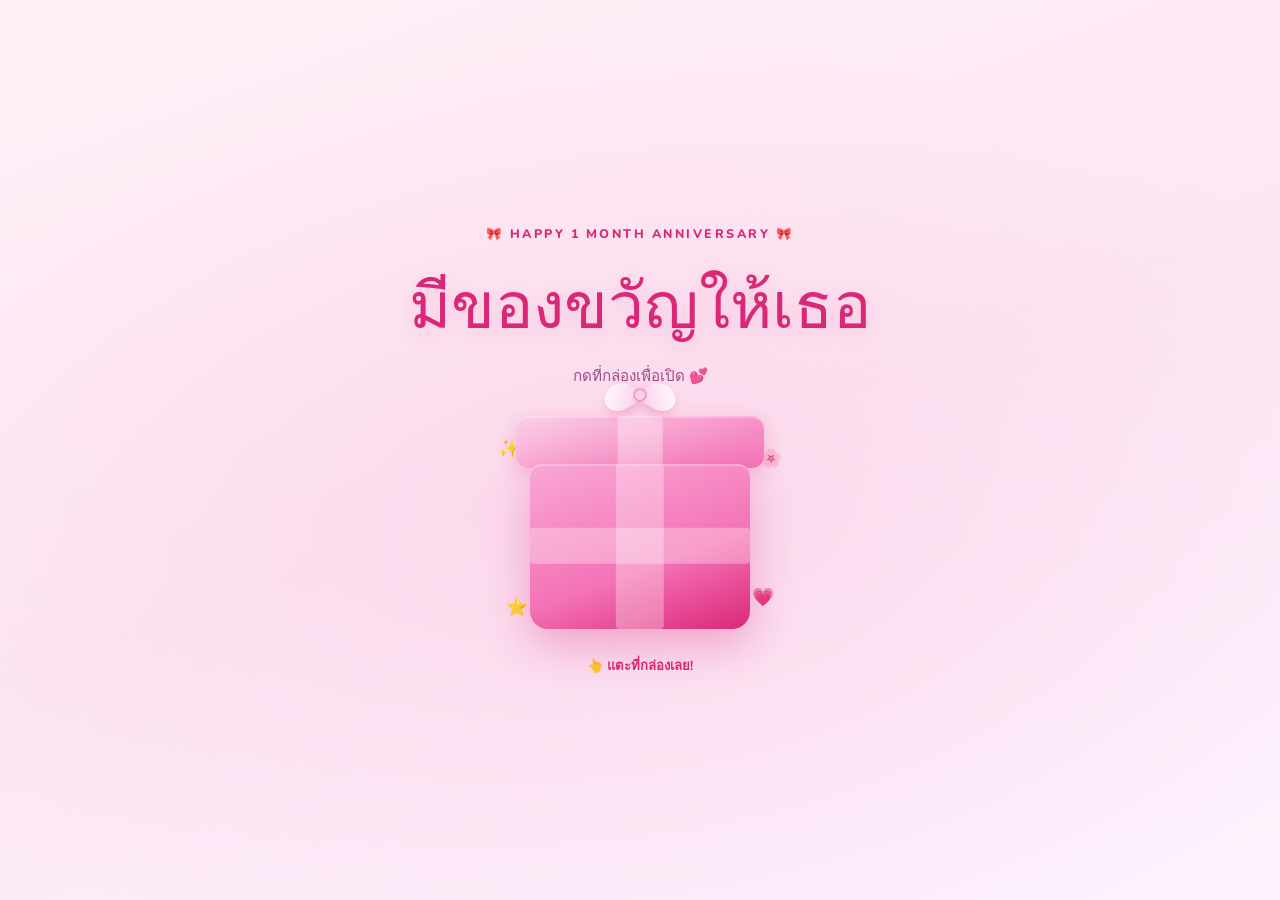
<file: index.html>
<!DOCTYPE html>
<html lang="th">
<head>
  <meta charset="UTF-8"/>
  <meta name="viewport" content="width=device-width, initial-scale=1.0"/>
  <title>🎀 Happy 1 Month Anniversary</title>
  <meta name="description" content="กดเปิดของขวัญ 🎁"/>
  <link rel="stylesheet" href="styles.css"/>
  <style>
    body { overflow: hidden; }

    /* ── Full-screen gift stage ── */
    .gift-stage {
      min-height: 100vh;
      display: flex; flex-direction: column;
      align-items: center; justify-content: center;
      text-align: center; padding: 24px;
      position: relative; z-index: 1;
      background: radial-gradient(ellipse 90% 80% at 50% 60%, rgba(244,114,182,0.14) 0%, transparent 70%),
                  var(--gradient-hero);
    }

    /* floating decos */
    .f-deco {
      position: absolute; font-size: 1.5rem; opacity: 0.18;
      animation: float 4s ease-in-out infinite; pointer-events: none;
    }

    /* Intro text */
    .gift-eyebrow {
      font-size: 0.78rem; letter-spacing: 2.5px; text-transform: uppercase;
      color: var(--pink-deep); font-weight: 800; margin-bottom: 12px;
      animation: fadeInUp 0.6s ease both;
    }
    .gift-title {
      font-family: 'Dancing Script', cursive;
      font-size: clamp(2.2rem, 6vw, 4rem); color: var(--pink-deep);
      text-shadow: 0 4px 20px rgba(219,39,119,0.15);
      animation: fadeInUp 0.6s 0.1s ease both;
    }
    .gift-sub {
      font-size: 0.95rem; color: var(--muted); margin-top: 8px; margin-bottom: 0;
      animation: fadeInUp 0.6s 0.2s ease both;
    }

    /* ── CSS Gift Box ── */
    .gift-box-wrap {
      position: relative; margin: 28px 0 20px;
      animation: fadeInUp 0.7s 0.3s ease both;
      cursor: pointer; display: inline-block;
    }
    .gift-box-wrap:hover .gift-box  { transform: scale(1.06); }
    .gift-box-wrap:hover .gift-lid  { transform: translateY(-14px) scale(1.06); }
    .gift-box-wrap.shake { animation: gift-shake 0.5s ease; }

    /* box body */
    .gift-box {
      width: clamp(160px, 32vw, 220px);
      height: clamp(120px, 24vw, 165px);
      background: linear-gradient(160deg, #f9a8d4 0%, #f472b6 60%, #db2777 100%);
      border-radius: 12px 12px 18px 18px;
      position: relative; margin: 0 auto;
      box-shadow: 0 16px 44px rgba(219,39,119,0.32), inset 0 2px 0 rgba(255,255,255,0.25);
      transition: transform 0.4s cubic-bezier(.34,1.56,.64,1);
    }
    /* vertical ribbon on box */
    .gift-box::before {
      content: '';
      position: absolute; left: 50%; transform: translateX(-50%);
      top: 0; bottom: 0; width: 22%;
      background: rgba(255,255,255,0.3);
      border-radius: 4px;
    }
    /* horizontal ribbon on box */
    .gift-box::after {
      content: '';
      position: absolute; top: 50%; transform: translateY(-50%);
      left: 0; right: 0; height: 22%;
      background: rgba(255,255,255,0.3);
      border-radius: 4px;
    }

    /* lid */
    .gift-lid {
      width: clamp(180px, 36vw, 248px);
      height: clamp(38px, 8vw, 52px);
      background: linear-gradient(160deg, #fbcfe8 0%, #f472b6 100%);
      border-radius: 12px;
      margin: 0 auto -4px;
      position: relative;
      box-shadow: 0 6px 20px rgba(219,39,119,0.22), inset 0 2px 0 rgba(255,255,255,0.3);
      transition: transform 0.4s cubic-bezier(.34,1.56,.64,1);
    }
    /* vertical ribbon on lid */
    .gift-lid::after {
      content: '';
      position: absolute; left: 50%; transform: translateX(-50%);
      top: 0; bottom: 0; width: 18%;
      background: rgba(255,255,255,0.35);
      border-radius: 4px;
    }

    /* bow */
    .gift-bow {
      position: absolute; top: -32px; left: 50%; transform: translateX(-50%);
      width: 72px; height: 36px; z-index: 2;
    }
    .bow-left, .bow-right {
      position: absolute;
      width: 32px; height: 26px;
      background: linear-gradient(135deg, #ffffff 0%, #fbcfe8 100%);
      border-radius: 50% 50% 4px 50%;
      box-shadow: 0 4px 10px rgba(219,39,119,0.25);
    }
    .bow-left  { left:0;  top:0; transform: rotate(-30deg); }
    .bow-right { right:0; top:0; transform: rotate(30deg) scaleX(-1); }
    .bow-knot {
      position: absolute; left: 50%; top: 4px; transform: translateX(-50%);
      width: 14px; height: 14px;
      background: #fbcfe8;
      border-radius: 50%;
      border: 2px solid rgba(219,39,119,0.3);
      z-index: 3;
    }

    /* sparkle dots around box */
    .box-sparkle {
      position: absolute; font-size: 1.1rem;
      animation: float 2.5s ease-in-out infinite; pointer-events:none;
    }

    @keyframes gift-shake {
      0%,100% { transform: rotate(0deg); }
      20%      { transform: rotate(-6deg) scale(1.05); }
      40%      { transform: rotate(6deg) scale(1.05); }
      60%      { transform: rotate(-4deg) scale(1.02); }
      80%      { transform: rotate(4deg) scale(1.02); }
    }

    .gift-tap-hint {
      font-size: 0.82rem; color: var(--pink-deep); font-weight: 700;
      animation: pulse-heart 1.8s ease-in-out infinite;
      margin-bottom: 0;
    }

    /* ── Password panel ── */
    .pw-panel {
      display: none;
      flex-direction: column; align-items: center; gap: 14px;
      animation: bounce-in 0.45s ease;
      width: 100%; max-width: 340px;
    }
    .pw-panel.show { display: flex; }

    .pw-label {
      font-family: 'Dancing Script', cursive;
      font-size: 1.6rem; color: var(--pink-deep);
    }

    .pw-dots {
      display: flex; gap: 12px; margin: 4px 0;
    }
    .pw-dot {
      width: 14px; height: 14px; border-radius: 50%;
      background: rgba(244,114,182,0.25);
      border: 2px solid rgba(244,114,182,0.4);
      transition: all 0.25s;
    }
    .pw-dot.filled {
      background: var(--pink-deep);
      box-shadow: 0 0 8px rgba(219,39,119,0.45);
      border-color: var(--pink-deep);
    }

    /* number pad */
    .numpad {
      display: grid; grid-template-columns: repeat(3, 1fr);
      gap: 10px; width: 100%;
    }
    .num-btn {
      background: var(--white);
      border: 2px solid rgba(244,114,182,0.22);
      border-radius: 16px; padding: 16px 0;
      font-size: 1.3rem; font-weight: 800; font-family: 'Nunito', sans-serif;
      color: var(--dark); cursor: pointer;
      box-shadow: 0 4px 14px rgba(219,39,119,0.07);
      transition: all 0.22s cubic-bezier(.34,1.56,.64,1);
      -webkit-tap-highlight-color: transparent;
    }
    .num-btn:active, .num-btn:hover {
      background: var(--pink-soft);
      border-color: var(--pink);
      transform: scale(0.93);
    }

    /* back & clear */
    .num-btn.back {
      background: rgba(244,114,182,0.1);
      color: var(--pink-deep); font-size: 1.1rem;
    }
    .num-btn.confirm {
      background: var(--gradient-btn);
      color: var(--white);
      box-shadow: var(--shadow-btn);
    }
    .num-btn.confirm:hover { filter: brightness(1.08); }

    /* wrong shake */
    .pw-panel.wrong { animation: gift-shake 0.45s ease; }

    .pw-error {
      font-size: 0.82rem; color: var(--pink-deep); font-weight: 700;
      opacity: 0; transition: opacity 0.3s;
    }
    .pw-error.show { opacity: 1; }

    /* success burst overlay */
    .success-overlay {
      position: fixed; inset: 0; z-index: 200;
      background: rgba(253,242,248,0.0);
      display: flex; align-items: center; justify-content: center;
      flex-direction: column; gap: 10px;
      pointer-events: none;
      transition: background 0.5s;
    }
    .success-overlay.active {
      pointer-events: all;
      background: rgba(253,242,248,0.92);
      backdrop-filter: blur(16px);
    }
    .success-msg {
      font-family: 'Dancing Script', cursive;
      font-size: 3rem; color: var(--pink-deep); opacity: 0;
      transform: scale(0.7);
      transition: all 0.5s cubic-bezier(.34,1.56,.64,1);
    }
    .success-overlay.active .success-msg {
      opacity: 1; transform: scale(1);
    }
  </style>
</head>
<body>
  <canvas id="particles-canvas"></canvas>

  <!-- floating decos -->
  <div class="f-deco" style="left:5%;top:20%;animation-delay:0s">✨</div>
  <div class="f-deco" style="right:6%;top:18%;animation-delay:1s">🌸</div>
  <div class="f-deco" style="left:10%;top:72%;animation-delay:0.5s">♡</div>
  <div class="f-deco" style="right:8%;top:68%;animation-delay:1.5s">✿</div>
  <div class="f-deco" style="left:44%;top:8%;animation-delay:0.8s">⭐</div>

  <div class="gift-stage">

    <!-- Phase 1 : gift box -->
    <div id="phase-gift">
      <p class="gift-eyebrow">🎀 Happy 1 Month Anniversary 🎀</p>
      <div class="gift-title">มีของขวัญให้เธอ</div>
      <p class="gift-sub">กดที่กล่องเพื่อเปิด 💕</p>

      <div class="gift-box-wrap" id="giftImg" onclick="openGift()">
        <!-- sparkles -->
        <span class="box-sparkle" style="left:-18px;top:20px;animation-delay:0s">✨</span>
        <span class="box-sparkle" style="right:-18px;top:30px;animation-delay:0.8s">🌸</span>
        <span class="box-sparkle" style="left:-10px;bottom:10px;animation-delay:1.4s">⭐</span>
        <span class="box-sparkle" style="right:-10px;bottom:20px;animation-delay:0.4s">💗</span>
        <!-- lid with bow -->
        <div class="gift-lid" style="position:relative;">
          <div class="gift-bow">
            <div class="bow-left"></div>
            <div class="bow-right"></div>
            <div class="bow-knot"></div>
          </div>
        </div>
        <!-- box body -->
        <div class="gift-box"></div>
      </div>
      <p class="gift-tap-hint">👆 แตะที่กล่องเลย!</p>
    </div>

    <!-- Phase 2 : password -->
    <div class="pw-panel" id="pwPanel">
      <div class="pw-label">ใส่รหัสผ่านด้วยนะ 🔑</div>

      <div class="pw-dots" id="pwDots">
        <div class="pw-dot" id="d0"></div>
        <div class="pw-dot" id="d1"></div>
        <div class="pw-dot" id="d2"></div>
        <div class="pw-dot" id="d3"></div>
        <div class="pw-dot" id="d4"></div>
        <div class="pw-dot" id="d5"></div>
      </div>

      <p class="pw-error" id="pwError">รหัสไม่ถูกนะ ลองใหม่อีกครั้ง 🎀</p>

      <div class="numpad" id="numpad">
        <button class="num-btn" onclick="pressKey('1')">1</button>
        <button class="num-btn" onclick="pressKey('2')">2</button>
        <button class="num-btn" onclick="pressKey('3')">3</button>
        <button class="num-btn" onclick="pressKey('4')">4</button>
        <button class="num-btn" onclick="pressKey('5')">5</button>
        <button class="num-btn" onclick="pressKey('6')">6</button>
        <button class="num-btn" onclick="pressKey('7')">7</button>
        <button class="num-btn" onclick="pressKey('8')">8</button>
        <button class="num-btn" onclick="pressKey('9')">9</button>
        <button class="num-btn back" onclick="backspace()">⌫</button>
        <button class="num-btn" onclick="pressKey('0')">0</button>
        <button class="num-btn confirm" onclick="confirmCode()">✓</button>
      </div>
    </div>

  </div>

  <!-- Success overlay -->
  <div class="success-overlay" id="successOverlay">
    <div class="success-msg">เปิดแล้ว! 💕</div>
    <div style="font-size:0.9rem;color:var(--muted);margin-top:6px;opacity:0;transition:opacity 0.8s 0.5s" id="successSub">กำลังพาไป...</div>
  </div>

  <script src="animations.js"></script>
  <script>
    // ── CHANGE PASSWORD HERE ──────────────────────
    const SECRET = '140226'; // ← เปลี่ยนรหัสตรงนี้!
    // ─────────────────────────────────────────────

    let input = '';
    const MAX = SECRET.length;

    function openGift() {
      const box = document.getElementById('giftImg');
      box.classList.add('shake');
      setTimeout(() => {
        box.classList.remove('shake');
        document.getElementById('phase-gift').style.display = 'none';
        document.getElementById('pwPanel').classList.add('show');
        document.body.style.overflow = '';
      }, 520);
    }

    function pressKey(k) {
      if (input.length >= MAX) return;
      input += k;
      updateDots();
      if (input.length === MAX) setTimeout(confirmCode, 280);
    }

    function backspace() {
      input = input.slice(0, -1);
      clearError();
      updateDots();
    }

    function updateDots() {
      for (let i = 0; i < MAX; i++) {
        document.getElementById('d' + i).classList.toggle('filled', i < input.length);
      }
    }

    function clearError() {
      document.getElementById('pwError').classList.remove('show');
    }

    function confirmCode() {
      if (input === SECRET) {
        // success!
        const ov = document.getElementById('successOverlay');
        ov.classList.add('active');
        setTimeout(() => { document.getElementById('successSub').style.opacity = '1'; }, 100);
        // launch sparkles
        for (let i = 0; i < 22; i++) {
          setTimeout(() => launchRandom(), i * 60);
        }
        setTimeout(() => { window.location.href = 'letter.html'; }, 2200);
      } else {
        // wrong
        input = '';
        updateDots();
        document.getElementById('pwError').classList.add('show');
        const panel = document.getElementById('pwPanel');
        panel.classList.add('wrong');
        setTimeout(() => panel.classList.remove('wrong'), 480);
      }
    }

    function launchRandom() {
      const colors = ['#f472b6','#db2777','#f9a8d4','#e879f9','#fbbf24','#fb7185'];
      const spark = document.createElement('span');
      const x = Math.random() * window.innerWidth;
      const y = Math.random() * window.innerHeight;
      spark.style.cssText = `
        position:fixed; left:${x}px; top:${y}px;
        width:8px; height:8px; border-radius:50%;
        background:${colors[Math.floor(Math.random()*colors.length)]};
        pointer-events:none; z-index:9999;
        animation: spark-out 0.9s ease forwards;
        --dx:${(Math.random()-0.5)*100}px;
        --dy:${(Math.random()-0.5)*100}px;
      `;
      document.body.appendChild(spark);
      setTimeout(() => spark.remove(), 950);
    }

    // keyboard support
    document.addEventListener('keydown', e => {
      if (/^\d$/.test(e.key)) pressKey(e.key);
      else if (e.key === 'Backspace') backspace();
      else if (e.key === 'Enter') confirmCode();
    });
  </script>
</body>
</html>
</file>
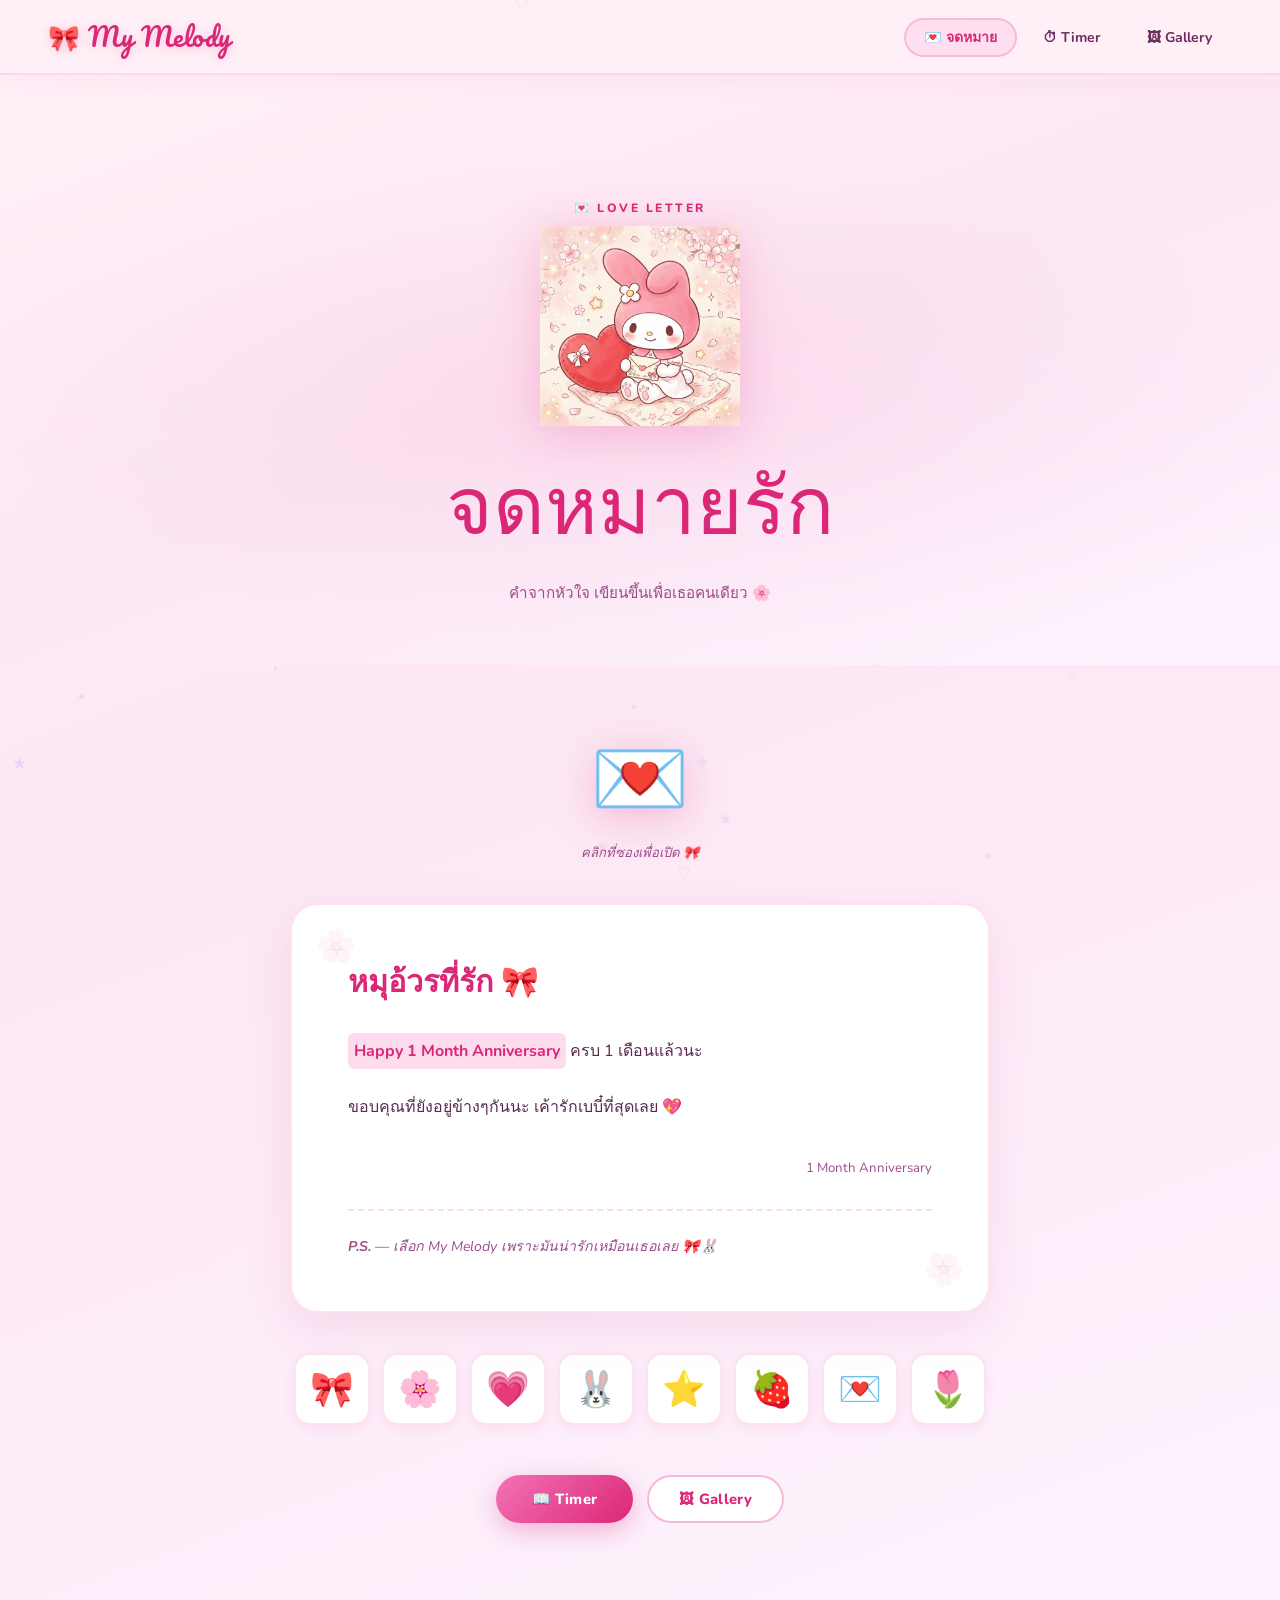
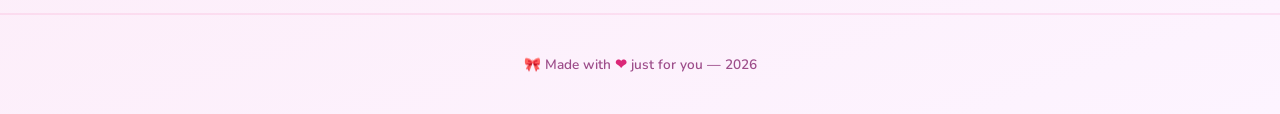
<file: letter.html>
<!DOCTYPE html>
<html lang="th">
<head>
  <meta charset="UTF-8"/>
  <meta name="viewport" content="width=device-width, initial-scale=1.0"/>
  <title>💌 จดหมายรัก | My Melody</title>
  <link rel="stylesheet" href="styles.css"/>
  <style>
    .letter-wrapper { max-width: 700px; margin: 0 auto; }

    .letter-paper {
      background: var(--white);
      border: 2px solid rgba(244,114,182,0.2);
      border-radius: 28px; padding: 52px 56px;
      box-shadow: 0 16px 48px rgba(219,39,119,0.1);
      position: relative; overflow: hidden;
    }
    .letter-paper::before, .letter-paper::after {
      content: '🌸'; position: absolute; font-size: 2rem; opacity: 0.15;
    }
    .letter-paper::before { top: 20px; left: 24px; }
    .letter-paper::after  { bottom: 20px; right: 24px; transform: rotate(180deg); }

    .letter-greeting {
      font-family: 'Dancing Script', cursive;
      font-size: 1.9rem; color: var(--pink-deep); margin-bottom: 28px; font-weight: 700;
    }
    .letter-body { font-size: 1rem; line-height: 2; color: #5b2a4f; }
    .letter-body p { margin-bottom: 22px; }
    .letter-highlight {
      display: inline-block;
      background: linear-gradient(120deg, rgba(249,168,212,0.4) 0%, rgba(244,114,182,0.25) 100%);
      border-radius: 6px; padding: 2px 6px;
      color: var(--pink-deep); font-weight: 700;
    }
    .letter-sign { margin-top: 36px; text-align: right; }
    .letter-sign-text { font-family:'Dancing Script',cursive; font-size:1.6rem; color:var(--pink-deep); }
    .letter-sign-small { font-size:0.83rem; color:var(--muted); margin-top:4px; }
    .letter-ps {
      margin-top: 32px; padding-top: 24px;
      border-top: 2px dashed rgba(244,114,182,0.25);
      font-size: 0.88rem; color: var(--muted); font-style: italic; line-height: 1.7;
    }

    .sticker-strip { display:flex; gap:12px; flex-wrap:wrap; justify-content:center; margin:40px 0 0; }
    .sticker {
      font-size:2.2rem; background:var(--white);
      border:2px solid rgba(244,114,182,0.2); border-radius:16px; padding:10px 14px;
      box-shadow:0 4px 14px rgba(219,39,119,0.08);
      cursor:pointer; transition:all 0.3s cubic-bezier(.34,1.56,.64,1); user-select:none;
    }
    .sticker:hover { transform:scale(1.25) rotate(-5deg); box-shadow:0 10px 24px rgba(219,39,119,0.18); }

    @media (max-width:600px) { .letter-paper { padding:32px 22px; } }
  </style>
</head>
<body>
  <canvas id="particles-canvas"></canvas>
  <nav>
    <a href="index.html" class="logo">🎀 My Melody</a>
    <div class="hamburger" id="hamburger"><span></span><span></span><span></span></div>
    <ul id="nav-links">
      <li><a href="letter.html">💌 จดหมาย</a></li>
      <li><a href="story.html">⏱ Timer</a></li>
      <li><a href="gallery.html">🖼 Gallery</a></li>
    </ul>
  </nav>

  <div class="page-wrapper">
    <!-- Hero -->
    <section style="padding:120px 24px 60px;text-align:center;background:radial-gradient(ellipse 80% 60% at 50% 55%,rgba(244,114,182,0.11) 0%,transparent 70%),var(--gradient-hero);" class="dot-bg">
      <p class="section-eyebrow">💌 Love Letter</p>
      <img src="images/melody_letter.png" alt="My Melody" style="width:clamp(120px,22vw,200px);object-fit:contain;filter:drop-shadow(0 8px 24px rgba(219,39,119,0.22));animation:float 3s ease-in-out infinite;margin-bottom:10px;"/>
      <div style="font-family:'Dancing Script',cursive;font-size:clamp(2.8rem,7vw,5rem);color:var(--pink-deep);">จดหมายรัก</div>
      <p style="margin-top:12px;color:var(--muted);font-size:0.95rem;">คำจากหัวใจ เขียนขึ้นเพื่อเธอคนเดียว 🌸</p>
    </section>

    <section class="section" style="padding-top:60px;">
      <div class="letter-wrapper">

        <!-- envelope reveal -->
        <div style="text-align:center;margin-bottom:40px;" class="reveal">
          <div style="font-size:5rem;display:inline-block;animation:float 3s ease-in-out infinite;filter:drop-shadow(0 8px 20px rgba(219,39,119,0.25));cursor:pointer;"
               id="envelope" onclick="this.textContent='💌';this.style.transform='scale(1.2) rotate(-10deg)';setTimeout(()=>this.style.transform='',400);">💌</div>
          <p style="font-size:0.82rem;color:var(--muted);font-style:italic;margin-top:8px;">คลิกที่ซองเพื่อเปิด 🎀</p>
        </div>

        <div class="letter-paper reveal">
          <div class="letter-greeting">หมุอ้วรที่รัก 🎀</div>

          <div class="letter-body">
            <p>
              <span class="letter-highlight">Happy 1 Month Anniversary</span>
              ครบ 1 เดือนแล้วนะ 
            </p>

            <p>
              ขอบคุณที่ยังอยู่ข้างๆกันนะ เค้ารักเบบี๋ที่สุดเลย 💖
            </p>
          </div>

          <div class="letter-sign">
            <div class="letter-sign-small">1 Month Anniversary</div>
          </div>

          <div class="letter-ps">
            <strong>P.S.</strong> — เลือก My Melody เพราะมันน่ารักเหมือนเธอเลย 🎀🐰
          </div>
        </div>

        <div class="sticker-strip reveal">
          <div class="sticker">🎀</div><div class="sticker">🌸</div>
          <div class="sticker">💗</div><div class="sticker">🐰</div>
          <div class="sticker">⭐</div><div class="sticker">🍓</div>
          <div class="sticker">💌</div><div class="sticker">🌷</div>
        </div>

        <div style="text-align:center;margin-top:50px;display:flex;gap:14px;justify-content:center;flex-wrap:wrap;" class="reveal">
          <a href="story.html" class="btn btn-primary" onclick="launchFirework(event)">📖 Timer</a>
          <a href="gallery.html" class="btn btn-outline">🖼 Gallery</a>
        </div>
      </div>
    </section>

    <footer><p>🎀 Made with <span class="footer-heart">❤</span> just for you — 2026</p></footer>
  </div>
  <script src="animations.js"></script>
</body>
</html>
</file>
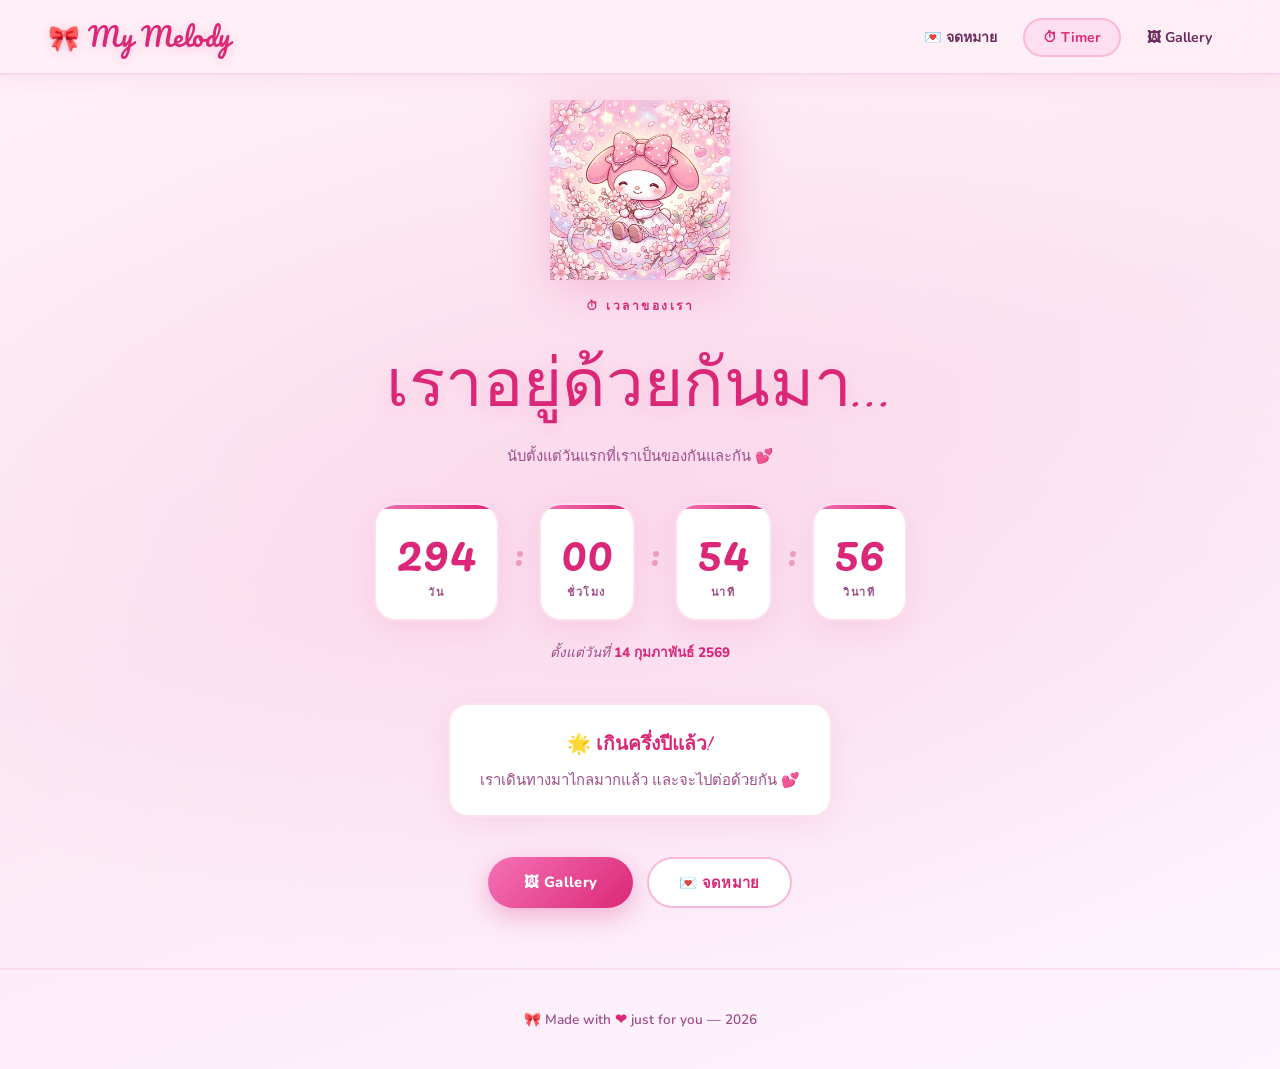
<file: story.html>
<!DOCTYPE html>
<html lang="th">
<head>
  <meta charset="UTF-8"/>
  <meta name="viewport" content="width=device-width, initial-scale=1.0"/>
  <title>⏱ เวลาของเรา | My Melody</title>
  <link rel="stylesheet" href="styles.css"/>
  <style>
    .timer-page {
      min-height: 100vh;
      display: flex; flex-direction: column;
      align-items: center; justify-content: center;
      text-align: center; padding: 100px 24px 60px;
      background: radial-gradient(ellipse 90% 70% at 50% 55%, rgba(244,114,182,0.13) 0%, transparent 70%),
                  var(--gradient-hero);
      position: relative; z-index: 1;
    }

    /* floating decos */
    .f-deco { position:absolute; font-size:1.4rem; opacity:0.18; animation:float 4s ease-in-out infinite; pointer-events:none; }

    /* melody image */
    .timer-melody {
      width: clamp(110px, 20vw, 180px);
      object-fit: contain;
      filter: drop-shadow(0 8px 24px rgba(219,39,119,0.22));
      animation: float 3.5s ease-in-out infinite;
      margin-bottom: 16px;
    }

    /* main title */
    .timer-script {
      font-family: 'Dancing Script', cursive;
      font-size: clamp(2.2rem, 6vw, 4.2rem);
      color: var(--pink-deep);
      text-shadow: 0 4px 18px rgba(219,39,119,0.15);
      margin-top: 4px;
    }
    .timer-sub {
      font-size: 0.92rem; color: var(--muted);
      margin-top: 8px; margin-bottom: 36px;
    }

    /* ── BIG TIMER DISPLAY ── */
    .timer-grid {
      display: flex; gap: 16px; flex-wrap: wrap;
      justify-content: center; margin-bottom: 20px;
    }

    .timer-unit {
      background: var(--white);
      border: 2px solid rgba(244,114,182,0.22);
      border-radius: 22px; padding: 22px 20px 18px;
      min-width: 86px;
      box-shadow: 0 8px 28px rgba(219,39,119,0.09);
      position: relative; overflow: hidden;
      animation: fadeInUp 0.7s ease both;
    }
    .timer-unit::before {
      content: '';
      position: absolute; top:0; left:0; right:0; height:4px;
      background: var(--gradient-btn); border-radius: 22px 22px 0 0;
    }

    .timer-unit:nth-child(2) { animation-delay: .1s; }
    .timer-unit:nth-child(3) { animation-delay: .2s; }
    .timer-unit:nth-child(4) { animation-delay: .3s; }
    .timer-unit:nth-child(5) { animation-delay: .4s; }

    .timer-num {
      font-family: 'Pacifico', cursive;
      font-size: clamp(2rem, 6vw, 3rem);
      color: var(--pink-deep);
      line-height: 1;
      transition: transform 0.15s ease;
    }
    .timer-num.tick { transform: scale(1.18); color: var(--rose); }

    .timer-label {
      font-size: 0.68rem; font-weight: 800;
      letter-spacing: 1.5px; text-transform: uppercase;
      color: var(--muted); margin-top: 8px;
    }

    /* separator colon */
    .timer-sep {
      font-family: 'Pacifico', cursive;
      font-size: 2rem; color: rgba(219,39,119,0.35);
      align-self: center; padding-bottom: 20px;
      animation: pulse-heart 1s ease-in-out infinite;
    }

    /* date display */
    .timer-since {
      font-size: 0.85rem; color: var(--muted);
      margin-bottom: 40px; font-style: italic;
    }
    .timer-since span { color: var(--pink-deep); font-weight: 800; font-style: normal; }

    /* milestone message */
    .milestone {
      background: var(--white);
      border: 2px solid rgba(244,114,182,0.2);
      border-radius: 20px; padding: 22px 30px;
      max-width: 460px; margin: 0 auto 40px;
      box-shadow: 0 8px 28px rgba(219,39,119,0.08);
      font-size: 0.93rem; color: var(--muted); line-height: 1.75;
    }
    .milestone strong {
      font-family: 'Dancing Script', cursive;
      font-size: 1.2rem; color: var(--pink-deep); display: block; margin-bottom: 6px;
    }

    @media (max-width: 480px) {
      .timer-grid { gap: 10px; }
      .timer-unit  { min-width: 70px; padding: 16px 12px 14px; }
      .timer-sep   { font-size: 1.4rem; }
    }
  </style>
</head>
<body>
  <canvas id="particles-canvas"></canvas>

  <div class="f-deco" style="left:5%;top:22%;animation-delay:0s">🌸</div>
  <div class="f-deco" style="right:6%;top:20%;animation-delay:1.2s">🎀</div>
  <div class="f-deco" style="left:8%;top:70%;animation-delay:0.6s">♡</div>
  <div class="f-deco" style="right:7%;top:68%;animation-delay:1.8s">✿</div>

  <nav>
    <a href="index.html" class="logo">🎀 My Melody</a>
    <div class="hamburger" id="hamburger"><span></span><span></span><span></span></div>
    <ul id="nav-links">
      <li><a href="letter.html">💌 จดหมาย</a></li>
      <li><a href="story.html">⏱ Timer</a></li>
      <li><a href="gallery.html">🖼 Gallery</a></li>
    </ul>
  </nav>

  <div class="timer-page">

    <img src="images/melody_flowers.png" alt="My Melody" class="timer-melody"/>

    <p class="section-eyebrow">⏱ เวลาของเรา</p>
    <div class="timer-script">เราอยู่ด้วยกันมา...</div>
    <p class="timer-sub">นับตั้งแต่วันแรกที่เราเป็นของกันและกัน 💕</p>

    <!-- LIVE TIMER -->
    <div class="timer-grid">
      <div class="timer-unit">
        <div class="timer-num" id="t-days">0</div>
        <div class="timer-label">วัน</div>
      </div>
      <div class="timer-sep">:</div>
      <div class="timer-unit">
        <div class="timer-num" id="t-hours">00</div>
        <div class="timer-label">ชั่วโมง</div>
      </div>
      <div class="timer-sep">:</div>
      <div class="timer-unit">
        <div class="timer-num" id="t-mins">00</div>
        <div class="timer-label">นาที</div>
      </div>
      <div class="timer-sep">:</div>
      <div class="timer-unit">
        <div class="timer-num" id="t-secs">00</div>
        <div class="timer-label">วินาที</div>
      </div>
    </div>

    <p class="timer-since">ตั้งแต่วันที่ <span id="since-date">—</span></p>

    <!-- milestone card -->
    <div class="milestone reveal">
      <strong id="milestone-title">🎀 Happy 1 Month!</strong>
      <span id="milestone-msg">ทุกวินาทีที่ผ่านไปมีคุณค่า เพราะได้อยู่กับเธอ 🌸</span>
    </div>

    <div style="display:flex;gap:14px;flex-wrap:wrap;justify-content:center;" class="reveal">
      <a href="gallery.html" class="btn btn-primary" onclick="launchFirework(event)">🖼 Gallery</a>
      <a href="letter.html" class="btn btn-outline">💌 จดหมาย</a>
    </div>
  </div>

  <footer><p>🎀 Made with <span class="footer-heart">❤</span> just for you — 2026</p></footer>

  <script src="animations.js"></script>
  <script>
    // ── START DATE ────────────────────────────────
    const START = new Date('2026-02-14T00:00:00'); // เปลี่ยนวัน-เวลาได้
    // ─────────────────────────────────────────────

    // format start date nicely
    const opts = { day: 'numeric', month: 'long', year: 'numeric' };
    document.getElementById('since-date').textContent =
      START.toLocaleDateString('th-TH', opts);

    function pad(n) { return String(n).padStart(2, '0'); }

    function tick() {
      const now   = new Date();
      const diff  = Math.max(0, now - START);

      const totalSec  = Math.floor(diff / 1000);
      const secs      = totalSec % 60;
      const totalMin  = Math.floor(totalSec / 60);
      const mins      = totalMin % 60;
      const totalHour = Math.floor(totalMin / 60);
      const hours     = totalHour % 24;
      const days      = Math.floor(totalHour / 24);

      const ds = document.getElementById('t-days');
      const ss = document.getElementById('t-secs');

      ds.textContent = days;
      document.getElementById('t-hours').textContent = pad(hours);
      document.getElementById('t-mins').textContent  = pad(mins);
      ss.textContent = pad(secs);

      // pulse on every second
      ss.classList.remove('tick');
      void ss.offsetWidth; // reflow
      ss.classList.add('tick');
      setTimeout(() => ss.classList.remove('tick'), 150);

      // milestone message
      const m = document.getElementById('milestone-title');
      const ms = document.getElementById('milestone-msg');
      if (days < 7) {
        m.textContent = '🌸 เริ่มต้นที่ดีมาก!';
        ms.textContent = 'ยังแรกแต่หัวใจเต็มมากแล้ว 💗';
      } else if (days < 30) {
        m.textContent = '🎀 กำลังจะครบเดือนแล้ว!';
        ms.textContent = 'ทุกวินาทีที่ผ่านไปมีคุณค่า เพราะได้อยู่กับเธอ 🌸';
      } else if (days < 60) {
        m.textContent = '🎉 ครบ 1 เดือนแล้ว!';
        ms.textContent = 'ขอบคุณที่อยู่เคียงข้างกันมา 1 เดือนเต็มๆ 💕';
      } else if (days < 100) {
        m.textContent = '💗 กำลังจะครบ 100 วัน!';
        ms.textContent = 'ทุกวันที่ผ่านไปยิ่งรักเธอมากขึ้นเรื่อยๆ 🌸';
      } else if (days < 180) {
        m.textContent = '✨ ' + days + ' วันแห่งความสุข!';
        ms.textContent = 'ขอบคุณที่ทำให้ทุกวันมีความหมาย 🎀';
      } else if (days < 365) {
        m.textContent = '🌟 เกินครึ่งปีแล้ว!';
        ms.textContent = 'เราเดินทางมาไกลมากแล้ว และจะไปต่อด้วยกัน 💕';
      } else {
        const years = Math.floor(days / 365);
        m.textContent = '🎊 ครบ ' + years + ' ปีแล้ว!';
        ms.textContent = 'รักเธอมากกว่าทุกวันที่ผ่านมา 💗';
      }
    }

    tick();
    setInterval(tick, 1000);
  </script>
</body>
</html>
</file>
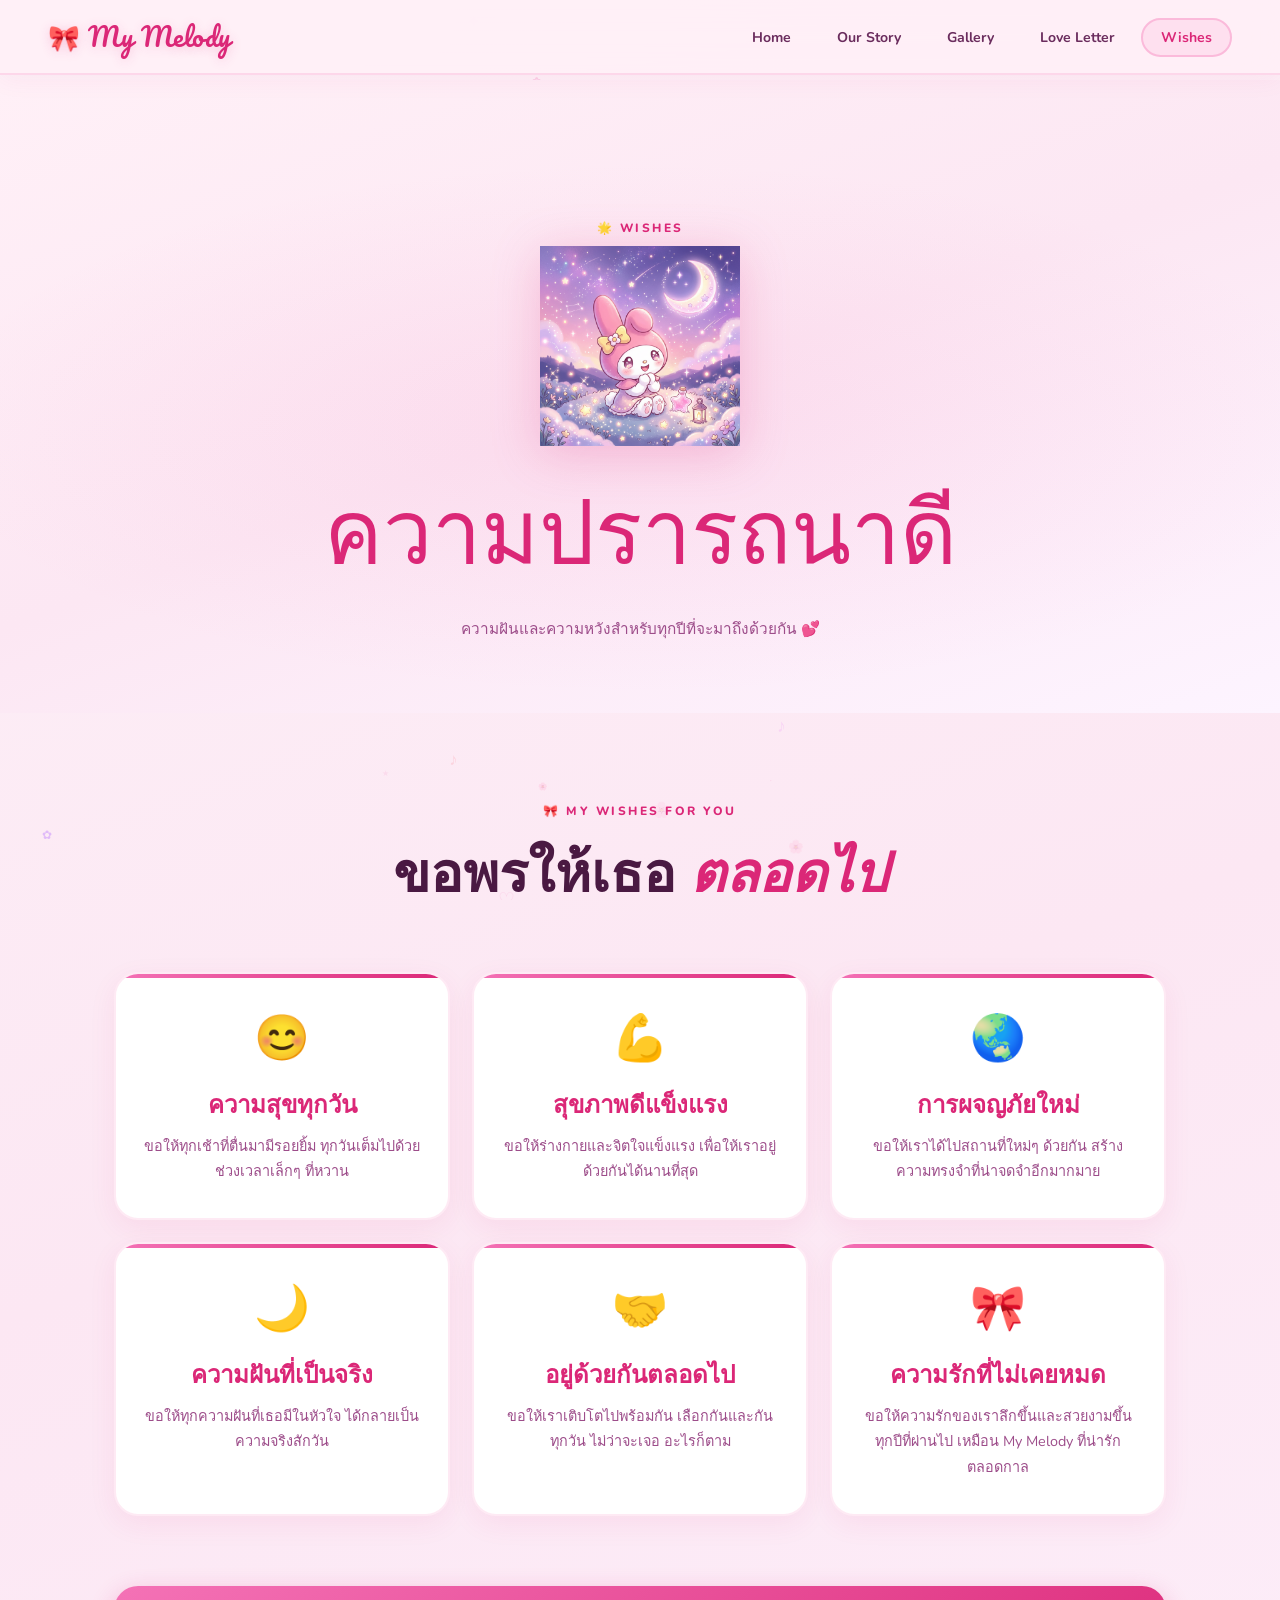
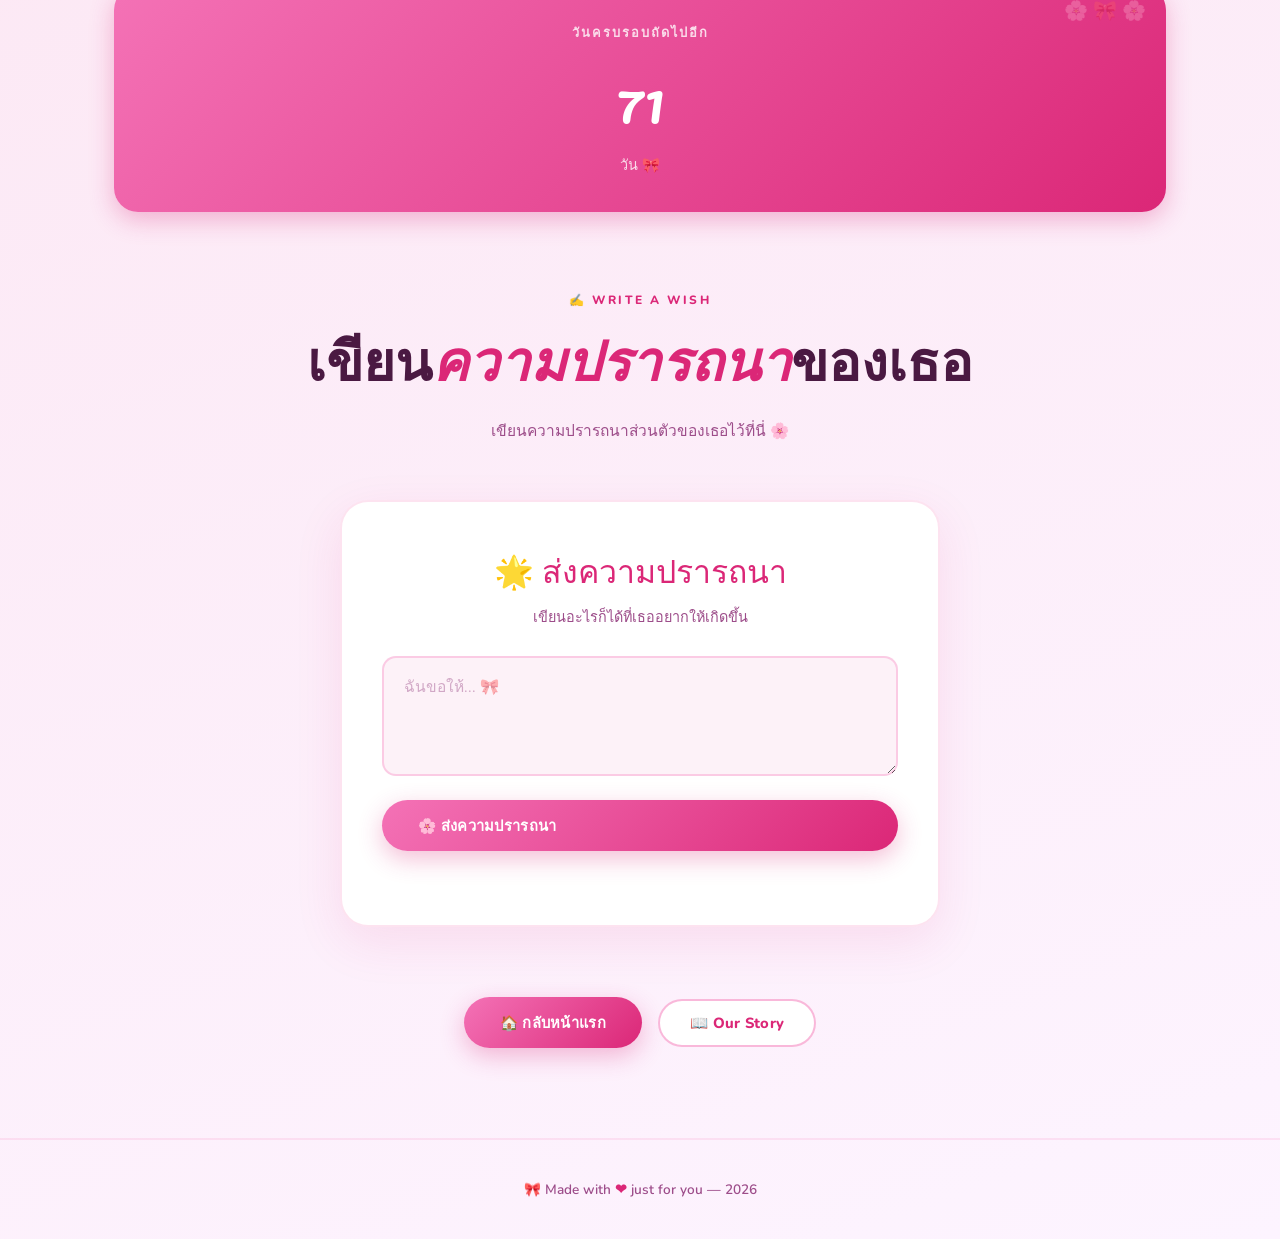
<file: wishes.html>
<!DOCTYPE html>
<html lang="th">
<head>
  <meta charset="UTF-8"/>
  <meta name="viewport" content="width=device-width, initial-scale=1.0"/>
  <title>Wishes 🌟 | My Melody Anniversary</title>
  <meta name="description" content="ความปรารถนาดีและความฝันสำหรับทุกปีที่จะมาถึง"/>
  <link rel="stylesheet" href="styles.css"/>
  <style>
    .wishes-hero {
      padding: 140px 24px 70px; text-align: center;
      background: radial-gradient(ellipse 80% 60% at 50% 55%, rgba(244,114,182,0.11) 0%, transparent 70%),
                  var(--gradient-hero);
    }

    /* Wish cards grid */
    .wishes-grid {
      display: grid;
      grid-template-columns: repeat(auto-fit, minmax(280px, 1fr));
      gap: 22px;
      margin-bottom: 60px;
    }

    .wish-card {
      background: var(--white);
      border: 2px solid rgba(244,114,182,0.15);
      border-radius: 24px; padding: 34px 28px;
      box-shadow: 0 8px 28px rgba(219,39,119,0.07);
      text-align: center;
      transition: all 0.4s cubic-bezier(.34,1.56,.64,1);
      position: relative; overflow: hidden;
    }
    .wish-card::before {
      content: '';
      position: absolute; top: 0; left: 0; right: 0; height: 4px;
      background: var(--gradient-btn); border-radius: 24px 24px 0 0;
    }
    .wish-card:hover {
      transform: translateY(-8px) scale(1.02);
      border-color: rgba(219,39,119,0.35);
      box-shadow: 0 24px 56px rgba(219,39,119,0.15);
    }

    .wish-icon { font-size: 2.8rem; margin-bottom: 16px; display: block; animation: float 3s ease-in-out infinite; }
    .wish-card:nth-child(2) .wish-icon { animation-delay:.5s; }
    .wish-card:nth-child(3) .wish-icon { animation-delay:1s; }
    .wish-card:nth-child(4) .wish-icon { animation-delay:1.5s; }
    .wish-card:nth-child(5) .wish-icon { animation-delay:.8s; }
    .wish-card:nth-child(6) .wish-icon { animation-delay:1.3s; }

    .wish-title {
      font-family: 'Dancing Script', cursive;
      font-size: 1.5rem; color: var(--pink-deep); font-weight: 700;
      margin-bottom: 10px;
    }
    .wish-text { font-size: 0.9rem; color: var(--muted); line-height: 1.75; }

    /* Interactive wish-making */
    .wish-maker {
      background: var(--white);
      border: 2px solid rgba(244,114,182,0.2);
      border-radius: 28px; padding: 44px 40px;
      text-align: center; max-width: 600px; margin: 0 auto;
      box-shadow: 0 16px 48px rgba(219,39,119,0.1);
    }

    .wish-maker-title {
      font-family: 'Dancing Script', cursive;
      font-size: 2rem; color: var(--pink-deep); margin-bottom: 8px;
    }
    .wish-maker-sub { font-size: 0.9rem; color: var(--muted); margin-bottom: 28px; }

    .wish-input {
      width: 100%;
      border: 2px solid rgba(244,114,182,0.3);
      border-radius: 14px; padding: 16px 20px;
      font-size: 0.97rem; font-family: 'Nunito', sans-serif;
      color: var(--dark); background: var(--pink-pale);
      outline: none; resize: vertical; min-height: 120px;
      transition: border-color 0.3s;
    }
    .wish-input:focus { border-color: var(--pink); }
    .wish-input::placeholder { color: rgba(155,77,138,0.45); }

    .wish-submit {
      margin-top: 18px;
      width: 100%;
    }

    .wishes-list {
      margin-top: 30px; display: flex; flex-wrap: wrap; gap: 10px; justify-content: center;
    }

    .wish-bubble {
      background: var(--pink-soft);
      border: 2px solid rgba(244,114,182,0.25);
      border-radius: 50px; padding: 8px 18px;
      font-size: 0.88rem; color: var(--pink-deep); font-weight: 600;
      animation: bounce-in 0.4s ease;
    }

    /* countdown to next anniversary */
    .next-anni {
      background: var(--gradient-btn);
      border-radius: 24px; padding: 36px 32px;
      text-align: center; color: var(--white); margin-top: 70px;
      box-shadow: var(--shadow-btn);
      position: relative; overflow: hidden;
    }
    .next-anni::before {
      content: '🌸 🎀 🌸';
      position: absolute; top: 12px; right: 20px; font-size: 1.2rem; opacity: 0.3;
    }
    .next-anni-label { font-size: 0.8rem; letter-spacing: 2px; text-transform: uppercase; font-weight: 800; opacity: 0.8; margin-bottom: 8px; }
    .next-anni-days { font-family: 'Pacifico', cursive; font-size: 3.5rem; }
    .next-anni-sub { font-size: 0.9rem; opacity: 0.8; margin-top: 4px; }

    @media (max-width: 600px) {
      .wish-maker { padding: 30px 20px; }
    }
  </style>
</head>
<body>
  <canvas id="particles-canvas"></canvas>
  <nav>
    <a href="index.html" class="logo">🎀 My Melody</a>
    <div class="hamburger" id="hamburger"><span></span><span></span><span></span></div>
    <ul id="nav-links">
      <li><a href="index.html">Home</a></li>
      <li><a href="story.html">Our Story</a></li>
      <li><a href="gallery.html">Gallery</a></li>
      <li><a href="letter.html">Love Letter</a></li>
      <li><a href="wishes.html">Wishes</a></li>
    </ul>
  </nav>

  <div class="page-wrapper">
    <section class="wishes-hero dot-bg">
      <p class="section-eyebrow">🌟 Wishes</p>
      <img src="images/melody_wishes.png" alt="My Melody" style="width:clamp(120px,22vw,200px);object-fit:contain;filter:drop-shadow(0 8px 24px rgba(219,39,119,0.22));animation:float 3.5s ease-in-out infinite;margin-bottom:10px;"/>
      <div style="font-family:'Dancing Script',cursive;font-size:clamp(2.8rem,7vw,5.5rem);color:var(--pink-deep);">
        ความปรารถนาดี
      </div>
      <p style="margin-top:14px;color:var(--muted);max-width:460px;margin-left:auto;margin-right:auto;line-height:1.75;font-size:0.96rem;">
        ความฝันและความหวังสำหรับทุกปีที่จะมาถึงด้วยกัน 💕
      </p>
    </section>

    <section class="section">

      <!-- Wish cards -->
      <div class="section-header reveal">
        <p class="section-eyebrow">🎀 My Wishes for You</p>
        <h2 class="section-title">ขอพรให้เธอ <em>ตลอดไป</em></h2>
      </div>

      <div class="wishes-grid">
        <div class="wish-card reveal">
          <span class="wish-icon">😊</span>
          <div class="wish-title">ความสุขทุกวัน</div>
          <p class="wish-text">ขอให้ทุกเช้าที่ตื่นมามีรอยยิ้ม ทุกวันเต็มไปด้วยช่วงเวลาเล็กๆ ที่หวาน</p>
        </div>
        <div class="wish-card reveal" style="transition-delay:.1s">
          <span class="wish-icon">💪</span>
          <div class="wish-title">สุขภาพดีแข็งแรง</div>
          <p class="wish-text">ขอให้ร่างกายและจิตใจแข็งแรง เพื่อให้เราอยู่ด้วยกันได้นานที่สุด</p>
        </div>
        <div class="wish-card reveal" style="transition-delay:.2s">
          <span class="wish-icon">🌏</span>
          <div class="wish-title">การผจญภัยใหม่</div>
          <p class="wish-text">ขอให้เราได้ไปสถานที่ใหม่ๆ ด้วยกัน สร้างความทรงจำที่น่าจดจำอีกมากมาย</p>
        </div>
        <div class="wish-card reveal" style="transition-delay:.15s">
          <span class="wish-icon">🌙</span>
          <div class="wish-title">ความฝันที่เป็นจริง</div>
          <p class="wish-text">ขอให้ทุกความฝันที่เธอมีในหัวใจ ได้กลายเป็นความจริงสักวัน</p>
        </div>
        <div class="wish-card reveal" style="transition-delay:.25s">
          <span class="wish-icon">🤝</span>
          <div class="wish-title">อยู่ด้วยกันตลอดไป</div>
          <p class="wish-text">ขอให้เราเติบโตไปพร้อมกัน เลือกกันและกันทุกวัน ไม่ว่าจะเจอ อะไรก็ตาม</p>
        </div>
        <div class="wish-card reveal" style="transition-delay:.35s">
          <span class="wish-icon">🎀</span>
          <div class="wish-title">ความรักที่ไม่เคยหมด</div>
          <p class="wish-text">ขอให้ความรักของเราลึกขึ้นและสวยงามขึ้นทุกปีที่ผ่านไป เหมือน My Melody ที่น่ารักตลอดกาล</p>
        </div>
      </div>

      <!-- Next anniversary countdown -->
      <div class="next-anni reveal">
        <div class="next-anni-label">วันครบรอบถัดไปอีก</div>
        <div class="next-anni-days" id="next-days">—</div>
        <div class="next-anni-sub">วัน 🎀</div>
      </div>

      <!-- Interactive wish maker -->
      <div style="margin-top:80px;">
        <div class="section-header reveal">
          <p class="section-eyebrow">✍️ Write a Wish</p>
          <h2 class="section-title">เขียน<em>ความปรารถนา</em>ของเธอ</h2>
          <p class="section-desc">เขียนความปรารถนาส่วนตัวของเธอไว้ที่นี่ 🌸</p>
        </div>

        <div class="wish-maker reveal">
          <div class="wish-maker-title">🌟 ส่งความปรารถนา</div>
          <p class="wish-maker-sub">เขียนอะไรก็ได้ที่เธออยากให้เกิดขึ้น</p>
          <textarea class="wish-input" id="wishInput" placeholder="ฉันขอให้... 🎀"></textarea>
          <button class="btn btn-primary wish-submit" onclick="addWish(event)">
            🌸 ส่งความปรารถนา
          </button>
          <div class="wishes-list" id="wishesList"></div>
        </div>
      </div>

      <div style="text-align:center;margin-top:70px;" class="reveal">
        <a href="index.html" class="btn btn-primary" onclick="launchFirework(event)">
          🏠 กลับหน้าแรก
        </a>
        &nbsp;&nbsp;
        <a href="story.html" class="btn btn-outline">
          📖 Our Story
        </a>
      </div>
    </section>

    <footer>
      <p>🎀 Made with <span class="footer-heart">❤</span> just for you — 2026</p>
    </footer>
  </div>

  <script src="animations.js"></script>
  <script>
    // Next anniversary countdown
    (function () {
      const el = document.getElementById('next-days');
      if (!el) return;
      const start = new Date('2024-02-14'); // ← same date as counter
      const now   = new Date();
      const thisYear = new Date(now.getFullYear(), start.getMonth(), start.getDate());
      let next = thisYear;
      if (next <= now) next = new Date(now.getFullYear() + 1, start.getMonth(), start.getDate());
      el.textContent = Math.ceil((next - now) / 86400000);
    })();

    // Wish maker
    function addWish(e) {
      launchFirework(e);
      const input = document.getElementById('wishInput');
      const text  = input.value.trim();
      if (!text) return;
      const bubble = document.createElement('div');
      bubble.className = 'wish-bubble';
      bubble.textContent = '🌸 ' + text;
      document.getElementById('wishesList').appendChild(bubble);
      input.value = '';
    }

    document.getElementById('wishInput').addEventListener('keydown', function (e) {
      if (e.key === 'Enter' && !e.shiftKey) { e.preventDefault(); addWish({ currentTarget: document.querySelector('.wish-submit') }); }
    });
  </script>
</body>
</html>
</file>
<file: styles.css>
@import url('https://fonts.googleapis.com/css2?family=Pacifico&family=Nunito:ital,wght@0,300;0,400;0,600;0,700;0,800;1,400&family=Dancing+Script:wght@600;700&display=swap');

:root {
    /* ── My Melody Palette ── */
    --pink: #f472b6;
    --pink-deep: #db2777;
    --pink-soft: #fce7f3;
    --pink-pale: #fdf2f8;
    --red: #f9a8d4;
    --cream: #fff9fb;
    --white: #ffffff;
    --dark: #4a1942;
    /* deep plum — replaces black */
    --dark-soft: #6b2d5e;
    --muted: #9d4d8a;
    --gold: #f9a8d4;
    --gold-light: #fbcfe8;

    --gradient-page: linear-gradient(160deg, #fdf2f8 0%, #fce7f3 40%, #fdf4ff 100%);
    --gradient-hero: linear-gradient(160deg, #fff0f7 0%, #fce7f3 50%, #fdf4ff 100%);
    --gradient-btn: linear-gradient(135deg, #f472b6 0%, #db2777 100%);
    --shadow-card: 0 16px 48px rgba(219, 39, 119, 0.12);
    --shadow-btn: 0 8px 24px rgba(219, 39, 119, 0.3);
    --radius: 24px;
    --radius-sm: 14px;
}

*,
*::before,
*::after {
    box-sizing: border-box;
    margin: 0;
    padding: 0;
}

html {
    scroll-behavior: smooth;
}

body {
    font-family: 'Nunito', sans-serif;
    background: var(--gradient-page);
    color: var(--dark);
    min-height: 100vh;
    overflow-x: hidden;
}

/* ── CANVAS ─────────────────────────────────────────── */
#particles-canvas {
    position: fixed;
    top: 0;
    left: 0;
    width: 100%;
    height: 100%;
    pointer-events: none;
    z-index: 0;
}

/* ── NAV ─────────────────────────────────────────────── */
nav {
    position: fixed;
    top: 0;
    left: 0;
    right: 0;
    z-index: 100;
    display: flex;
    align-items: center;
    justify-content: space-between;
    padding: 14px 48px;
    background: rgba(255, 240, 247, 0.82);
    backdrop-filter: blur(20px);
    border-bottom: 2px solid rgba(244, 114, 182, 0.2);
    box-shadow: 0 4px 24px rgba(219, 39, 119, 0.06);
}

nav .logo {
    font-family: 'Pacifico', cursive;
    font-size: 1.6rem;
    color: var(--pink-deep);
    text-decoration: none;
    letter-spacing: 0.5px;
    text-shadow: 0 2px 12px rgba(219, 39, 119, 0.2);
}

nav ul {
    display: flex;
    gap: 6px;
    list-style: none;
}

nav ul li a {
    text-decoration: none;
    padding: 8px 18px;
    border-radius: 50px;
    font-size: 0.88rem;
    font-weight: 700;
    color: var(--dark-soft);
    transition: all 0.3s;
    border: 2px solid transparent;
}

nav ul li a:hover,
nav ul li a.active {
    color: var(--pink-deep);
    background: rgba(244, 114, 182, 0.12);
    border-color: rgba(244, 114, 182, 0.35);
}

.hamburger {
    display: none;
    flex-direction: column;
    gap: 5px;
    cursor: pointer;
}

.hamburger span {
    display: block;
    width: 24px;
    height: 2.5px;
    background: var(--pink-deep);
    border-radius: 3px;
    transition: all 0.3s;
}

/* ── PAGE WRAPPER ───────────────────────────────────── */
.page-wrapper {
    position: relative;
    z-index: 1;
    padding-top: 80px;
}

/* ── HERO ────────────────────────────────────────────── */
.hero {
    min-height: 100vh;
    display: flex;
    flex-direction: column;
    align-items: center;
    justify-content: center;
    text-align: center;
    padding: 60px 24px;
    position: relative;
    background: radial-gradient(ellipse 90% 70% at 50% 60%, rgba(244, 114, 182, 0.13) 0%, transparent 75%),
        var(--gradient-hero);
}

.hero-badge {
    display: inline-flex;
    align-items: center;
    gap: 8px;
    background: rgba(244, 114, 182, 0.12);
    border: 2px solid rgba(244, 114, 182, 0.35);
    border-radius: 50px;
    padding: 6px 22px;
    font-size: 0.8rem;
    letter-spacing: 1.5px;
    text-transform: uppercase;
    color: var(--pink-deep);
    font-weight: 700;
    margin-bottom: 24px;
    animation: fadeInUp 0.7s ease both;
}

.hero-script {
    font-family: 'Dancing Script', cursive;
    font-size: clamp(3rem, 9vw, 7rem);
    color: var(--pink-deep);
    text-shadow: 0 4px 24px rgba(219, 39, 119, 0.18);
    line-height: 1.1;
    animation: fadeInUp 0.7s 0.1s ease both;
}

.hero-title {
    font-family: 'Nunito', sans-serif;
    font-size: clamp(1.3rem, 3.5vw, 2.4rem);
    font-weight: 800;
    color: var(--dark);
    margin-top: 8px;
    animation: fadeInUp 0.7s 0.2s ease both;
}

.hero-subtitle {
    margin-top: 14px;
    font-size: 1rem;
    color: var(--muted);
    letter-spacing: 0.5px;
    font-weight: 400;
    animation: fadeInUp 0.7s 0.3s ease both;
}

.hero-divider {
    display: flex;
    align-items: center;
    gap: 14px;
    margin: 28px auto;
    width: 240px;
    animation: fadeInUp 0.7s 0.38s ease both;
}

.hero-divider span {
    flex: 1;
    height: 2px;
    background: rgba(244, 114, 182, 0.3);
    border-radius: 2px;
}

.hero-divider .heart {
    color: var(--pink-deep);
    font-size: 1.2rem;
    animation: pulse-heart 1.5s ease-in-out infinite;
}

/* Counter */
.hero-counter {
    display: flex;
    gap: 18px;
    justify-content: center;
    flex-wrap: wrap;
    animation: fadeInUp 0.7s 0.46s ease both;
}

.counter-box {
    background: var(--white);
    border: 2px solid rgba(244, 114, 182, 0.25);
    border-radius: 20px;
    padding: 18px 26px;
    text-align: center;
    min-width: 90px;
    box-shadow: 0 8px 24px rgba(219, 39, 119, 0.08);
}

.counter-num {
    font-family: 'Pacifico', cursive;
    font-size: 2.2rem;
    color: var(--pink-deep);
    line-height: 1;
}

.counter-label {
    font-size: 0.72rem;
    letter-spacing: 1px;
    text-transform: uppercase;
    color: var(--muted);
    margin-top: 4px;
    font-weight: 700;
}

.hero-cta {
    margin-top: 40px;
    animation: fadeInUp 0.7s 0.54s ease both;
}

/* ── MY MELODY DECORATION ───────────────────────────── */
.mm-deco {
    position: absolute;
    font-size: 1.8rem;
    opacity: 0.2;
    animation: float 4s ease-in-out infinite;
    pointer-events: none;
}

/* ── BUTTONS ─────────────────────────────────────────── */
.btn {
    display: inline-flex;
    align-items: center;
    gap: 8px;
    text-decoration: none;
    border-radius: 50px;
    font-weight: 800;
    font-size: 0.92rem;
    letter-spacing: 0.3px;
    transition: all 0.35s ease;
    cursor: pointer;
    border: none;
    outline: none;
    font-family: 'Nunito', sans-serif;
}

.btn-primary {
    background: var(--gradient-btn);
    color: var(--white);
    padding: 14px 36px;
    box-shadow: var(--shadow-btn);
}

.btn-primary:hover {
    transform: translateY(-3px) scale(1.03);
    box-shadow: 0 14px 36px rgba(219, 39, 119, 0.42);
}

.btn-outline {
    background: var(--white);
    color: var(--pink-deep);
    padding: 12px 30px;
    border: 2px solid rgba(244, 114, 182, 0.5);
}

.btn-outline:hover {
    border-color: var(--pink-deep);
    background: var(--pink-soft);
    transform: translateY(-2px);
}

/* ── SECTION ─────────────────────────────────────────── */
.section {
    padding: 90px 24px;
    max-width: 1100px;
    margin: 0 auto;
    position: relative;
    z-index: 1;
}

.section-header {
    text-align: center;
    margin-bottom: 56px;
}

.section-eyebrow {
    font-size: 0.75rem;
    letter-spacing: 2.5px;
    text-transform: uppercase;
    color: var(--pink-deep);
    margin-bottom: 10px;
    font-weight: 800;
}

.section-title {
    font-family: 'Dancing Script', cursive;
    font-size: clamp(2rem, 5vw, 3.4rem);
    font-weight: 700;
    color: var(--dark);
}

.section-title em {
    font-style: italic;
    color: var(--pink-deep);
}

.section-desc {
    margin-top: 12px;
    font-size: 0.97rem;
    color: var(--muted);
    max-width: 500px;
    margin-left: auto;
    margin-right: auto;
    line-height: 1.75;
}

/* ── CARDS ───────────────────────────────────────────── */
.card {
    background: var(--white);
    border: 2px solid rgba(244, 114, 182, 0.15);
    border-radius: var(--radius);
    padding: 32px;
    box-shadow: var(--shadow-card);
    transition: transform 0.35s, border-color 0.35s, box-shadow 0.35s;
}

.card:hover {
    transform: translateY(-6px) scale(1.01);
    border-color: rgba(244, 114, 182, 0.4);
    box-shadow: 0 24px 60px rgba(219, 39, 119, 0.16);
}

/* ── FOOTER ──────────────────────────────────────────── */
footer {
    text-align: center;
    padding: 40px 24px;
    border-top: 2px solid rgba(244, 114, 182, 0.15);
    color: var(--muted);
    font-size: 0.85rem;
    position: relative;
    z-index: 1;
    font-weight: 600;
}

footer .footer-heart {
    color: var(--pink-deep);
}

/* ── REVEAL ──────────────────────────────────────────── */
.reveal {
    opacity: 0;
    transform: translateY(36px);
    transition: opacity 0.7s ease, transform 0.7s ease;
}

.reveal.visible {
    opacity: 1;
    transform: none;
}

/* ── KEYFRAMES ───────────────────────────────────────── */
@keyframes fadeInUp {
    from {
        opacity: 0;
        transform: translateY(28px);
    }

    to {
        opacity: 1;
        transform: translateY(0);
    }
}

@keyframes pulse-heart {

    0%,
    100% {
        transform: scale(1);
    }

    50% {
        transform: scale(1.2);
    }
}

@keyframes float {

    0%,
    100% {
        transform: translateY(0) rotate(-5deg);
    }

    50% {
        transform: translateY(-14px) rotate(5deg);
    }
}

@keyframes ribbon-sway {

    0%,
    100% {
        transform: rotate(-3deg);
    }

    50% {
        transform: rotate(3deg);
    }
}

@keyframes shimmer {
    0% {
        background-position: -200% center;
    }

    100% {
        background-position: 200% center;
    }
}

@keyframes bounce-in {
    0% {
        transform: scale(0.6);
        opacity: 0;
    }

    70% {
        transform: scale(1.08);
        opacity: 1;
    }

    100% {
        transform: scale(1);
    }
}

/* ── SCROLLBAR ───────────────────────────────────────── */
::-webkit-scrollbar {
    width: 6px;
}

::-webkit-scrollbar-track {
    background: var(--pink-pale);
}

::-webkit-scrollbar-thumb {
    background: var(--pink);
    border-radius: 4px;
}

/* ── DOTTED BG PATTERN ───────────────────────────────── */
.dot-bg {
    background-image: radial-gradient(rgba(244, 114, 182, 0.15) 1px, transparent 1px);
    background-size: 24px 24px;
}

/* ── RESPONSIVE ──────────────────────────────────────── */
@media (max-width: 768px) {
    nav {
        padding: 14px 20px;
    }

    .hamburger {
        display: flex;
    }

    nav ul {
        display: none;
        flex-direction: column;
        position: absolute;
        top: 100%;
        left: 0;
        right: 0;
        background: rgba(253, 242, 248, 0.97);
        padding: 16px 20px 24px;
        border-bottom: 2px solid rgba(244, 114, 182, 0.2);
        gap: 4px;
    }

    nav ul.open {
        display: flex;
    }

    nav ul li a {
        display: block;
        border-radius: 12px;
    }

    .counter-box {
        padding: 14px 18px;
    }
}
</file>
